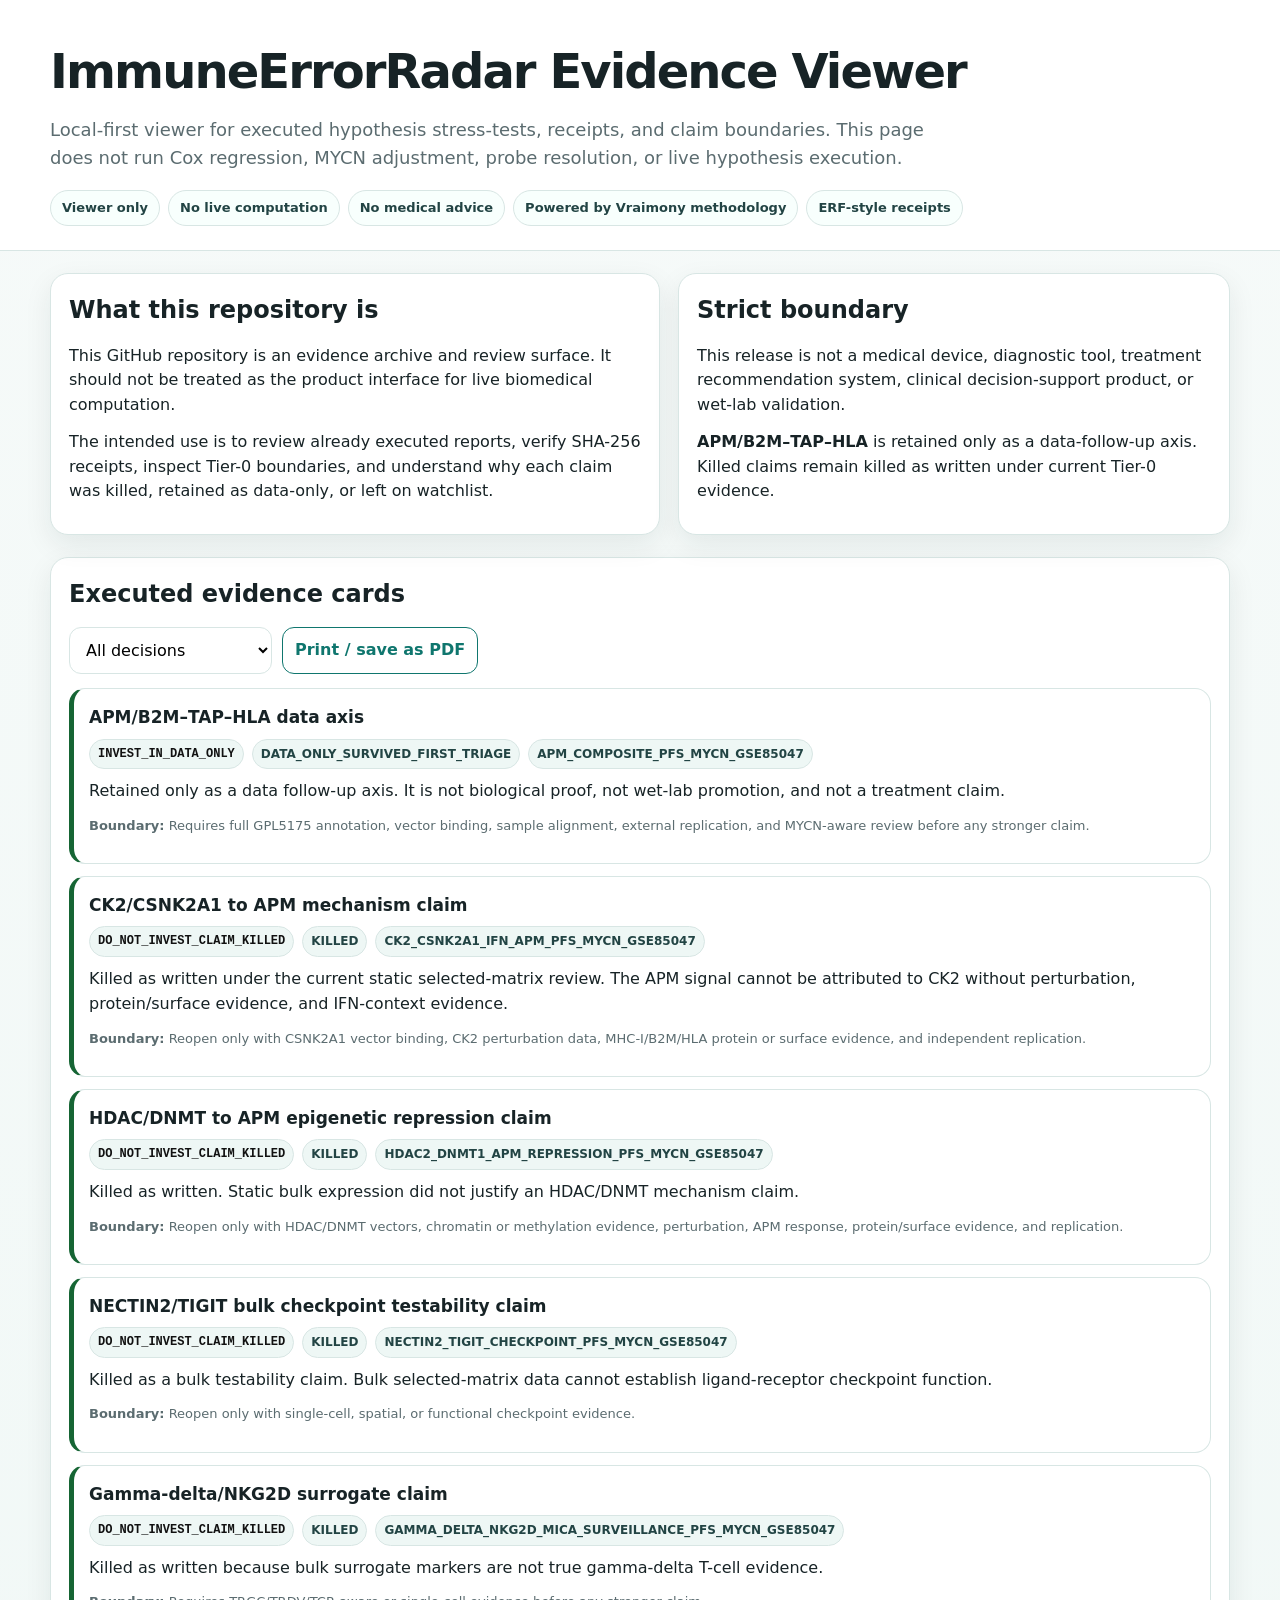
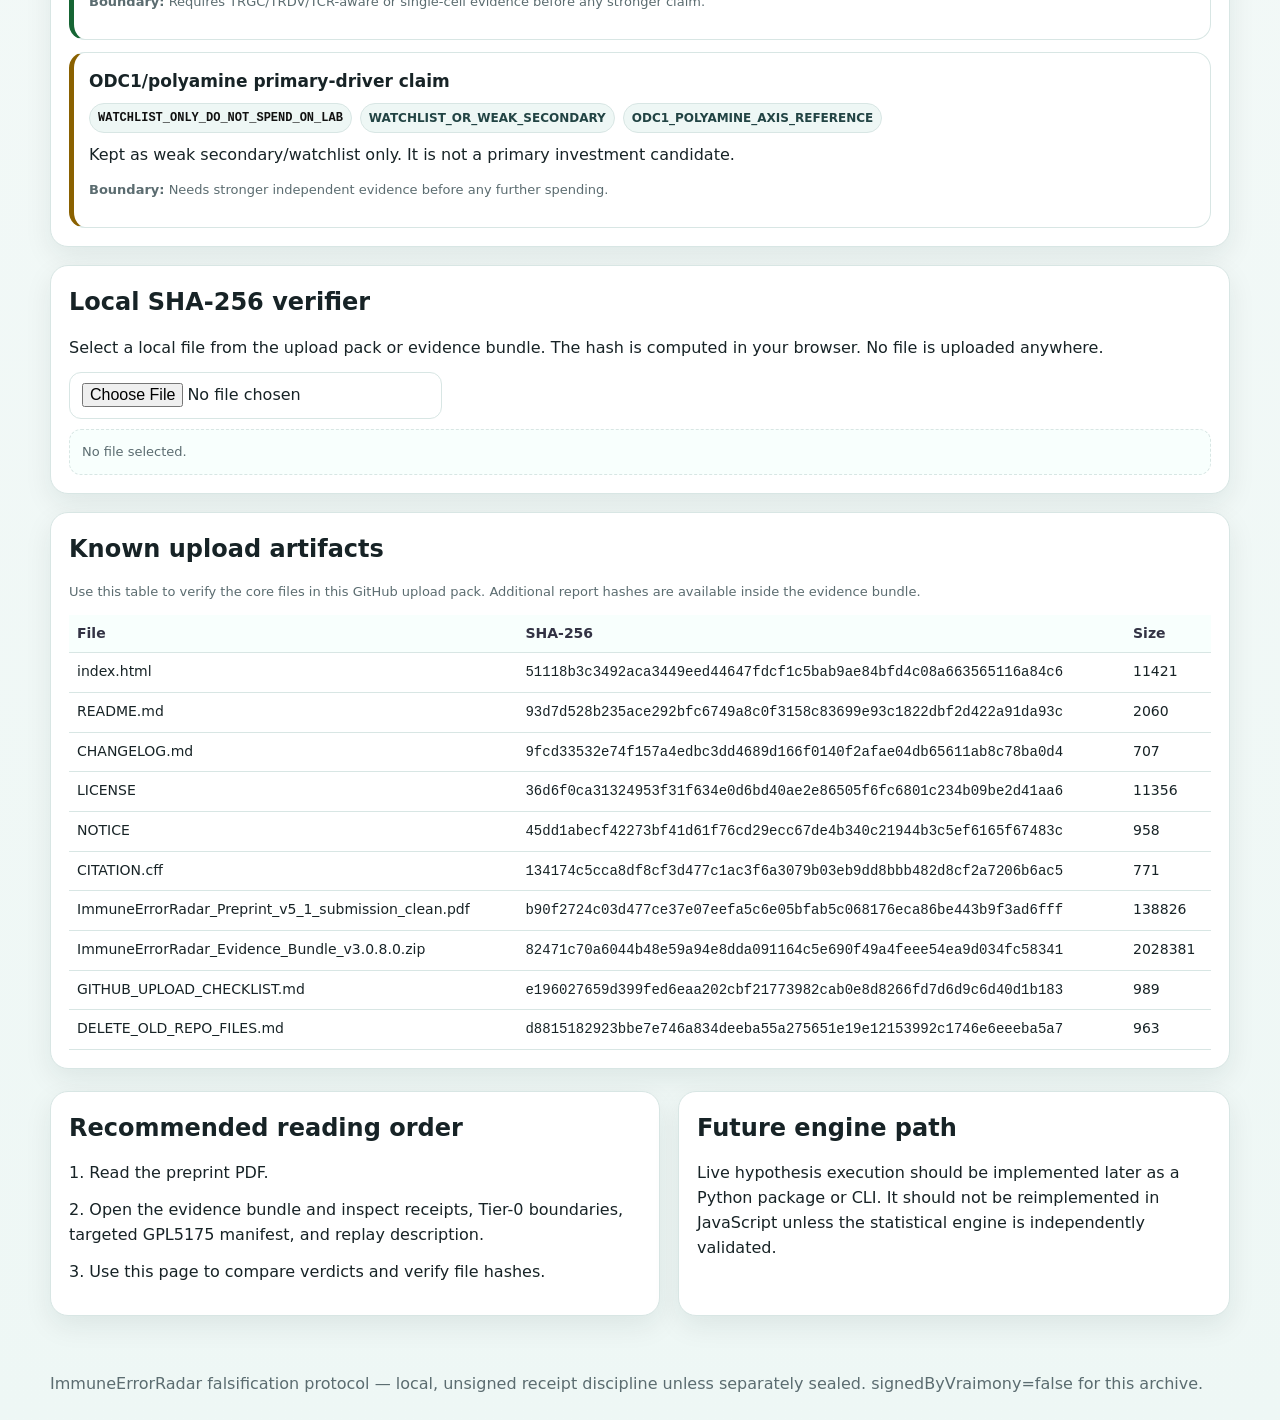
<file: index.html>
<!doctype html>
<html lang="en">
<head>
<meta charset="utf-8" />
<meta name="viewport" content="width=device-width, initial-scale=1" />
<title>ImmuneErrorRadar Evidence Viewer</title>
<style>
:root{--bg:#f6faf9;--panel:#ffffff;--ink:#172326;--muted:#5b6c70;--line:#d8e6e4;--accent:#0f766e;--bad:#9f2936;--warn:#8a6100;--ok:#166534;--shadow:0 10px 28px rgba(17,34,40,.08);--radius:18px}
*{box-sizing:border-box} body{margin:0;background:linear-gradient(180deg,#f6faf9,#eef7f5);color:var(--ink);font-family:Inter,system-ui,-apple-system,Segoe UI,Roboto,Arial,sans-serif;line-height:1.55}
header{padding:34px 22px 24px;border-bottom:1px solid var(--line);background:#fff}
.wrap{max-width:1180px;margin:0 auto} h1{margin:0 0 8px;font-size:clamp(28px,4vw,48px);letter-spacing:-.04em} h2{margin:0 0 14px;font-size:24px} h3{margin:0 0 8px;font-size:17px} p{margin:0 0 12px} .sub{font-size:18px;color:var(--muted);max-width:880px}
.badges{display:flex;gap:8px;flex-wrap:wrap;margin-top:18px} .badge{border:1px solid var(--line);background:#f8fffd;border-radius:999px;padding:7px 11px;font-size:13px;font-weight:700;color:#244}
.grid{display:grid;grid-template-columns:1.05fr .95fr;gap:18px;margin:22px 0} @media(max-width:900px){.grid{grid-template-columns:1fr}}
.card,.panel{background:var(--panel);border:1px solid var(--line);border-radius:var(--radius);box-shadow:var(--shadow);padding:18px} .panel{margin:18px 0}
.controls{display:flex;gap:10px;flex-wrap:wrap;margin:14px 0} select,input[type=file],button{border:1px solid var(--line);background:#fff;border-radius:12px;padding:10px 12px;font:inherit} button{cursor:pointer;background:var(--accent);color:#fff;border-color:var(--accent);font-weight:800} button.secondary{background:#fff;color:var(--accent)}
.cards{display:grid;gap:12px} .evidence{border:1px solid var(--line);border-radius:16px;padding:15px;background:#fff} .evidence[data-decision*="KILLED"]{border-left:5px solid var(--bad)} .evidence[data-decision*="INVEST"]{border-left:5px solid var(--ok)} .evidence[data-decision*="WATCHLIST"]{border-left:5px solid var(--warn)}
.meta{display:flex;gap:8px;flex-wrap:wrap;margin:8px 0 10px} .pill{font-size:12px;border-radius:999px;background:#eef7f5;border:1px solid var(--line);padding:5px 8px;font-weight:800;color:#244} .decision{font-family:ui-monospace,SFMono-Regular,Menlo,Consolas,monospace;color:#111}
pre{white-space:pre-wrap;word-break:break-word;background:#0f172a;color:#e2e8f0;border-radius:14px;padding:14px;overflow:auto} .small{font-size:13px;color:var(--muted)} .result{border:1px dashed var(--line);border-radius:12px;padding:12px;background:#f8fffd;margin-top:10px}
table{width:100%;border-collapse:collapse;margin-top:10px;font-size:14px} th,td{border-bottom:1px solid var(--line);padding:8px;text-align:left;vertical-align:top} th{color:#334;background:#f8fffd}
a{color:var(--accent);font-weight:800} footer{padding:34px 22px;color:var(--muted)}
</style>
</head>
<body>
<header><div class="wrap">
<h1>ImmuneErrorRadar Evidence Viewer</h1>
<p class="sub">Local-first viewer for executed hypothesis stress-tests, receipts, and claim boundaries. This page does not run Cox regression, MYCN adjustment, probe resolution, or live hypothesis execution.</p>
<div class="badges"><span class="badge">Viewer only</span><span class="badge">No live computation</span><span class="badge">No medical advice</span><span class="badge">Powered by Vraimony methodology</span><span class="badge">ERF-style receipts</span></div>
</div></header>
<main class="wrap">
<section class="grid">
<div class="card"><h2>What this repository is</h2><p>This GitHub repository is an evidence archive and review surface. It should not be treated as the product interface for live biomedical computation.</p><p>The intended use is to review already executed reports, verify SHA-256 receipts, inspect Tier-0 boundaries, and understand why each claim was killed, retained as data-only, or left on watchlist.</p></div>
<div class="card"><h2>Strict boundary</h2><p>This release is not a medical device, diagnostic tool, treatment recommendation system, clinical decision-support product, or wet-lab validation.</p><p><strong>APM/B2M–TAP–HLA</strong> is retained only as a data-follow-up axis. Killed claims remain killed as written under current Tier-0 evidence.</p></div>
</section>
<section class="panel"><h2>Executed evidence cards</h2><div class="controls"><select id="filter"><option value="ALL">All decisions</option><option value="DO_NOT_INVEST_CLAIM_KILLED">Killed</option><option value="INVEST_IN_DATA_ONLY">Data-only follow-up</option><option value="WATCHLIST_ONLY_DO_NOT_SPEND_ON_LAB">Watchlist</option></select><button class="secondary" id="printBtn">Print / save as PDF</button></div><div id="cards" class="cards"></div></section>
<section class="panel"><h2>Local SHA-256 verifier</h2><p>Select a local file from the upload pack or evidence bundle. The hash is computed in your browser. No file is uploaded anywhere.</p><input id="fileInput" type="file" /><div id="hashResult" class="result small">No file selected.</div></section>
<section class="panel"><h2>Known upload artifacts</h2><p class="small">Use this table to verify the core files in this GitHub upload pack. Additional report hashes are available inside the evidence bundle.</p><div id="artifactTable"></div></section>
<section class="grid">
<div class="card"><h2>Recommended reading order</h2><p>1. Read the preprint PDF.</p><p>2. Open the evidence bundle and inspect receipts, Tier-0 boundaries, targeted GPL5175 manifest, and replay description.</p><p>3. Use this page to compare verdicts and verify file hashes.</p></div>
<div class="card"><h2>Future engine path</h2><p>Live hypothesis execution should be implemented later as a Python package or CLI. It should not be reimplemented in JavaScript unless the statistical engine is independently validated.</p></div>
</section>
</main>
<footer><div class="wrap">ImmuneErrorRadar falsification protocol — local, unsigned receipt discipline unless separately sealed. signedByVraimony=false for this archive.</div></footer>
<script>
const evidenceCards = [{"title": "APM/B2M–TAP–HLA data axis", "route": "APM_COMPOSITE_PFS_MYCN_GSE85047", "decision": "INVEST_IN_DATA_ONLY", "calibration": "DATA_ONLY_SURVIVED_FIRST_TRIAGE", "summary": "Retained only as a data follow-up axis. It is not biological proof, not wet-lab promotion, and not a treatment claim.", "boundary": "Requires full GPL5175 annotation, vector binding, sample alignment, external replication, and MYCN-aware review before any stronger claim."}, {"title": "CK2/CSNK2A1 to APM mechanism claim", "route": "CK2_CSNK2A1_IFN_APM_PFS_MYCN_GSE85047", "decision": "DO_NOT_INVEST_CLAIM_KILLED", "calibration": "KILLED", "summary": "Killed as written under the current static selected-matrix review. The APM signal cannot be attributed to CK2 without perturbation, protein/surface evidence, and IFN-context evidence.", "boundary": "Reopen only with CSNK2A1 vector binding, CK2 perturbation data, MHC-I/B2M/HLA protein or surface evidence, and independent replication."}, {"title": "HDAC/DNMT to APM epigenetic repression claim", "route": "HDAC2_DNMT1_APM_REPRESSION_PFS_MYCN_GSE85047", "decision": "DO_NOT_INVEST_CLAIM_KILLED", "calibration": "KILLED", "summary": "Killed as written. Static bulk expression did not justify an HDAC/DNMT mechanism claim.", "boundary": "Reopen only with HDAC/DNMT vectors, chromatin or methylation evidence, perturbation, APM response, protein/surface evidence, and replication."}, {"title": "NECTIN2/TIGIT bulk checkpoint testability claim", "route": "NECTIN2_TIGIT_CHECKPOINT_PFS_MYCN_GSE85047", "decision": "DO_NOT_INVEST_CLAIM_KILLED", "calibration": "KILLED", "summary": "Killed as a bulk testability claim. Bulk selected-matrix data cannot establish ligand-receptor checkpoint function.", "boundary": "Reopen only with single-cell, spatial, or functional checkpoint evidence."}, {"title": "Gamma-delta/NKG2D surrogate claim", "route": "GAMMA_DELTA_NKG2D_MICA_SURVEILLANCE_PFS_MYCN_GSE85047", "decision": "DO_NOT_INVEST_CLAIM_KILLED", "calibration": "KILLED", "summary": "Killed as written because bulk surrogate markers are not true gamma-delta T-cell evidence.", "boundary": "Requires TRGC/TRDV/TCR-aware or single-cell evidence before any stronger claim."}, {"title": "ODC1/polyamine primary-driver claim", "route": "ODC1_POLYAMINE_AXIS_REFERENCE", "decision": "WATCHLIST_ONLY_DO_NOT_SPEND_ON_LAB", "calibration": "WATCHLIST_OR_WEAK_SECONDARY", "summary": "Kept as weak secondary/watchlist only. It is not a primary investment candidate.", "boundary": "Needs stronger independent evidence before any further spending."}];
const artifacts = [{"file": "index.html", "sha256": "51118b3c3492aca3449eed44647fdcf1c5bab9ae84bfd4c08a663565116a84c6", "size": 11421}, {"file": "README.md", "sha256": "93d7d528b235ace292bfc6749a8c0f3158c83699e93c1822dbf2d422a91da93c", "size": 2060}, {"file": "CHANGELOG.md", "sha256": "9fcd33532e74f157a4edbc3dd4689d166f0140f2afae04db65611ab8c78ba0d4", "size": 707}, {"file": "LICENSE", "sha256": "36d6f0ca31324953f31f634e0d6bd40ae2e86505f6fc6801c234b09be2d41aa6", "size": 11356}, {"file": "NOTICE", "sha256": "45dd1abecf42273bf41d61f76cd29ecc67de4b340c21944b3c5ef6165f67483c", "size": 958}, {"file": "CITATION.cff", "sha256": "134174c5cca8df8cf3d477c1ac3f6a3079b03eb9dd8bbb482d8cf2a7206b6ac5", "size": 771}, {"file": "ImmuneErrorRadar_Preprint_v5_1_submission_clean.pdf", "sha256": "b90f2724c03d477ce37e07eefa5c6e05bfab5c068176eca86be443b9f3ad6fff", "size": 138826}, {"file": "ImmuneErrorRadar_Evidence_Bundle_v3.0.8.0.zip", "sha256": "82471c70a6044b48e59a94e8dda091164c5e690f49a4feee54ea9d034fc58341", "size": 2028381}, {"file": "GITHUB_UPLOAD_CHECKLIST.md", "sha256": "e196027659d399fed6eaa202cbf21773982cab0e8d8266fd7d6d9c6d40d1b183", "size": 989}, {"file": "DELETE_OLD_REPO_FILES.md", "sha256": "d8815182923bbe7e746a834deeba55a275651e19e12153992c1746e6eeeba5a7", "size": 963}];
const cardsEl = document.getElementById('cards');
function renderCards(){
  const f=document.getElementById('filter').value;
  cardsEl.innerHTML='';
  evidenceCards.filter(c=>f==='ALL'||c.decision===f).forEach(c=>{
    const div=document.createElement('div'); div.className='evidence'; div.dataset.decision=c.decision;
    div.innerHTML=`<h3>${c.title}</h3><div class="meta"><span class="pill decision">${c.decision}</span><span class="pill">${c.calibration}</span><span class="pill">${c.route}</span></div><p>${c.summary}</p><p class="small"><strong>Boundary:</strong> ${c.boundary}</p>`;
    cardsEl.appendChild(div);
  });
}
document.getElementById('filter').addEventListener('change', renderCards); renderCards();
document.getElementById('printBtn').addEventListener('click',()=>window.print());
function renderArtifacts(){
 const html=['<table><thead><tr><th>File</th><th>SHA-256</th><th>Size</th></tr></thead><tbody>'];
 artifacts.forEach(a=>html.push(`<tr><td>${a.file}</td><td><code>${a.sha256}</code></td><td>${a.size}</td></tr>`));
 html.push('</tbody></table>'); document.getElementById('artifactTable').innerHTML=html.join('');
}
renderArtifacts();
async function sha256(file){
 const buf=await file.arrayBuffer(); const digest=await crypto.subtle.digest('SHA-256',buf);
 return Array.from(new Uint8Array(digest)).map(b=>b.toString(16).padStart(2,'0')).join('');
}
document.getElementById('fileInput').addEventListener('change', async e=>{
 const file=e.target.files[0]; if(!file)return;
 const out=document.getElementById('hashResult'); out.textContent='Computing SHA-256 locally...';
 try{ const h=await sha256(file); const known=artifacts.find(a=>a.sha256===h || a.file===file.name); const exact=artifacts.find(a=>a.sha256===h);
 out.innerHTML=`<p><strong>File:</strong> ${file.name}</p><p><strong>SHA-256:</strong> <code>${h}</code></p><p><strong>Match:</strong> ${exact?'YES — hash matches known artifact':(known?'Filename known, hash differs: treat as changed artifact':'No known match in core table. Check evidence bundle receipt index if this is a report.')}</p>`;
 }catch(err){out.textContent='Hashing failed: '+err.message}
});
</script>
</body></html>
</file>
